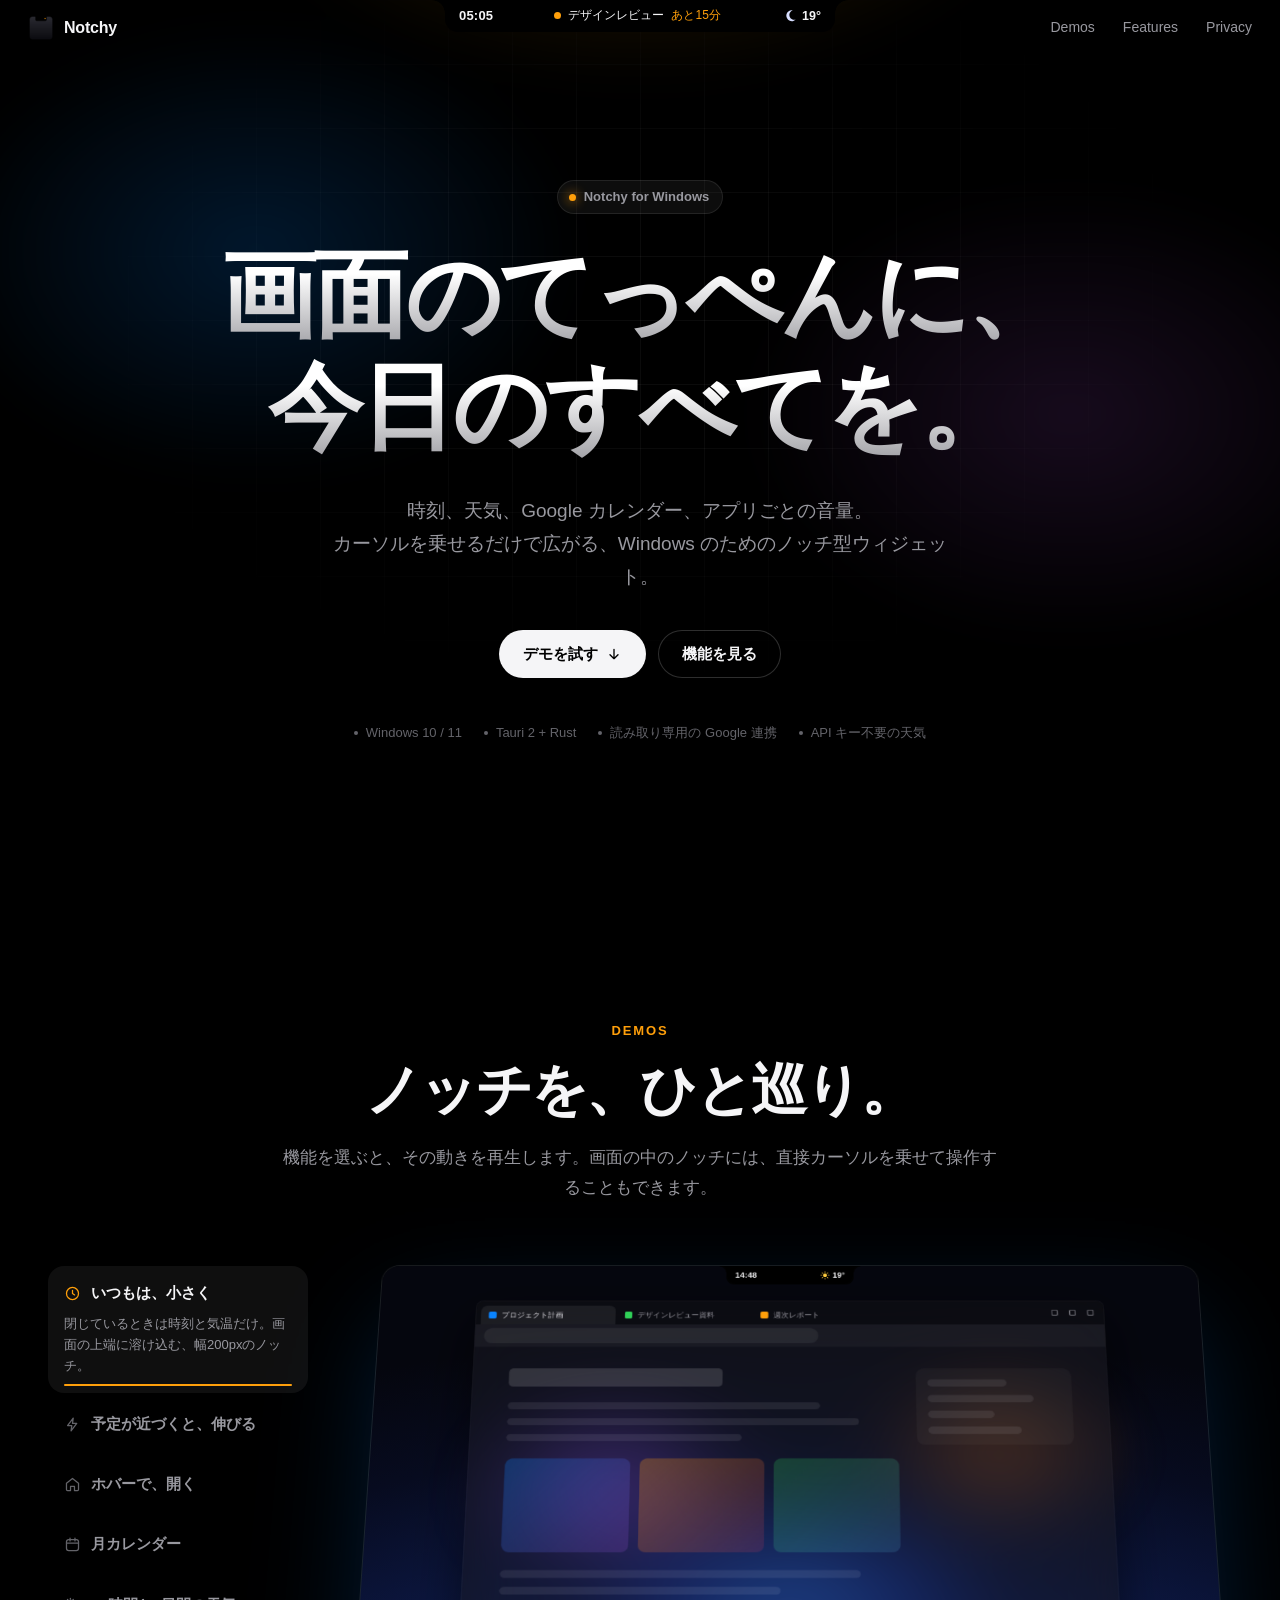
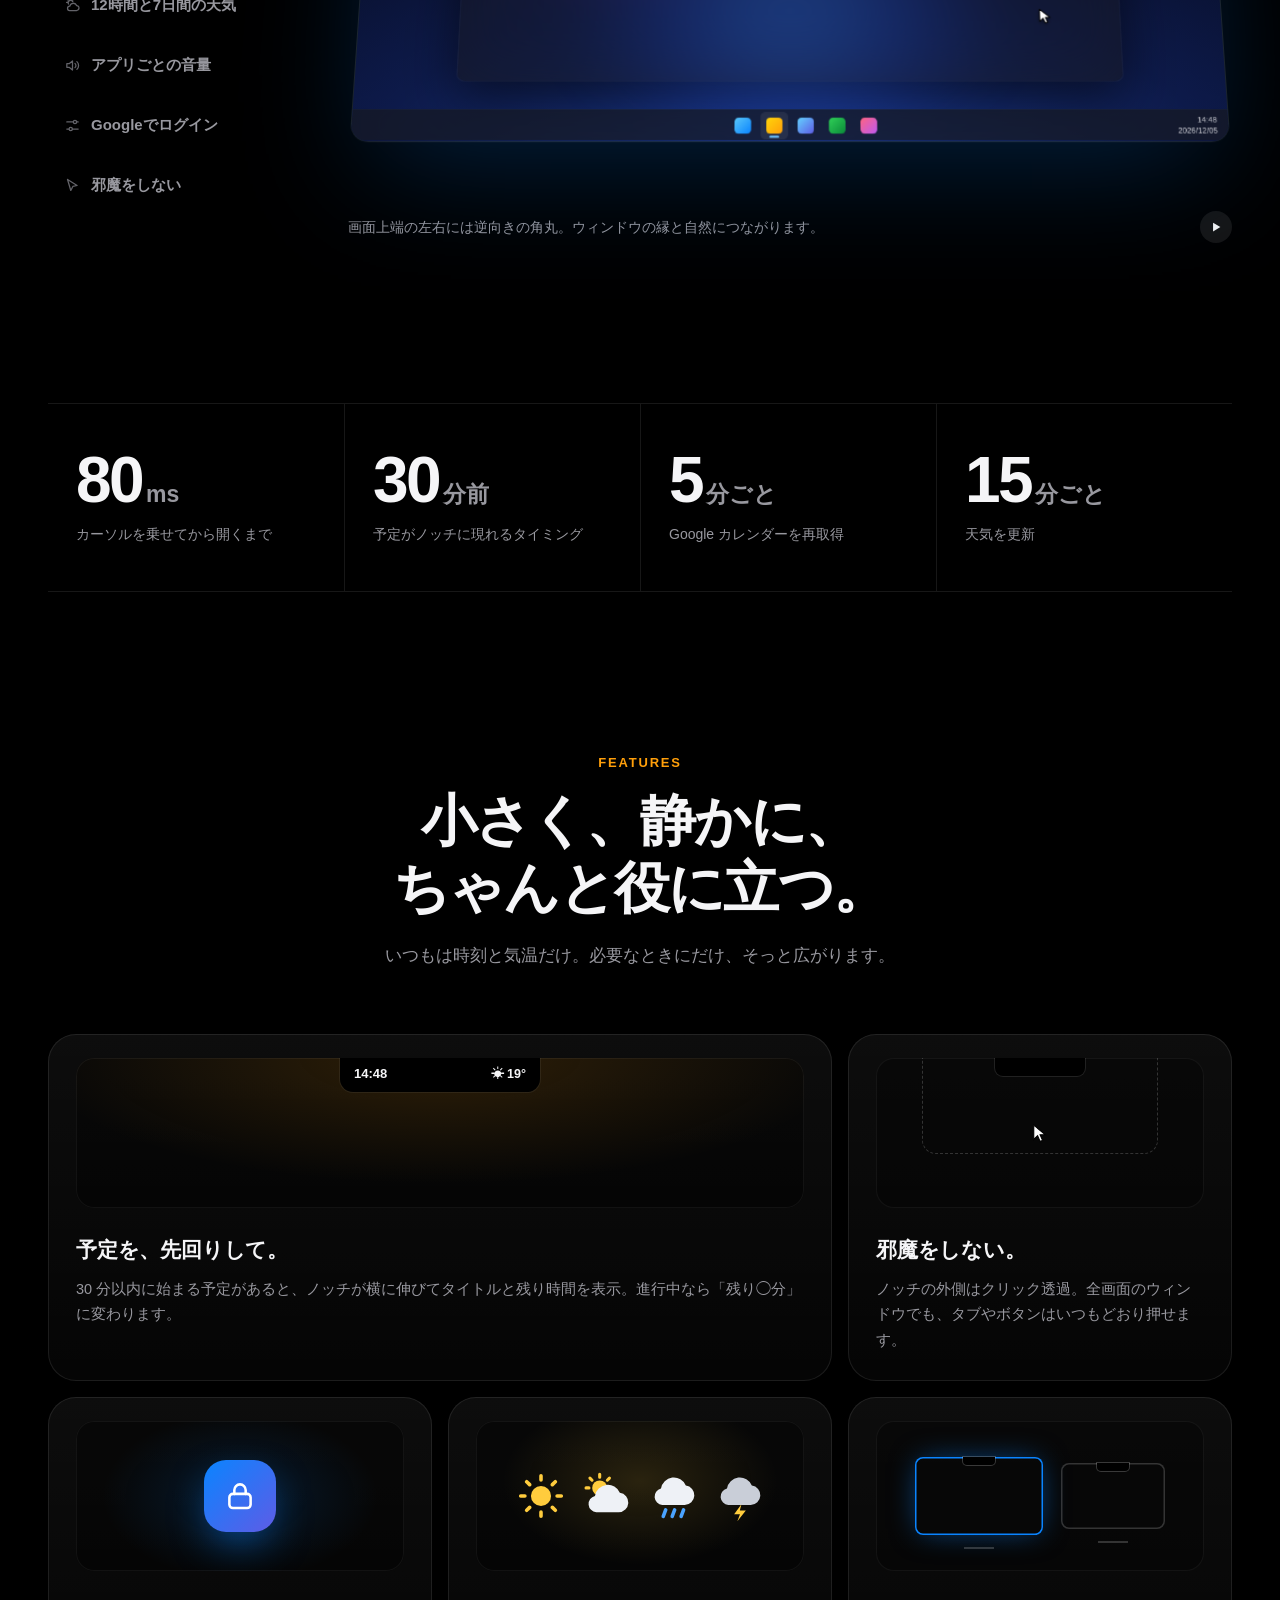
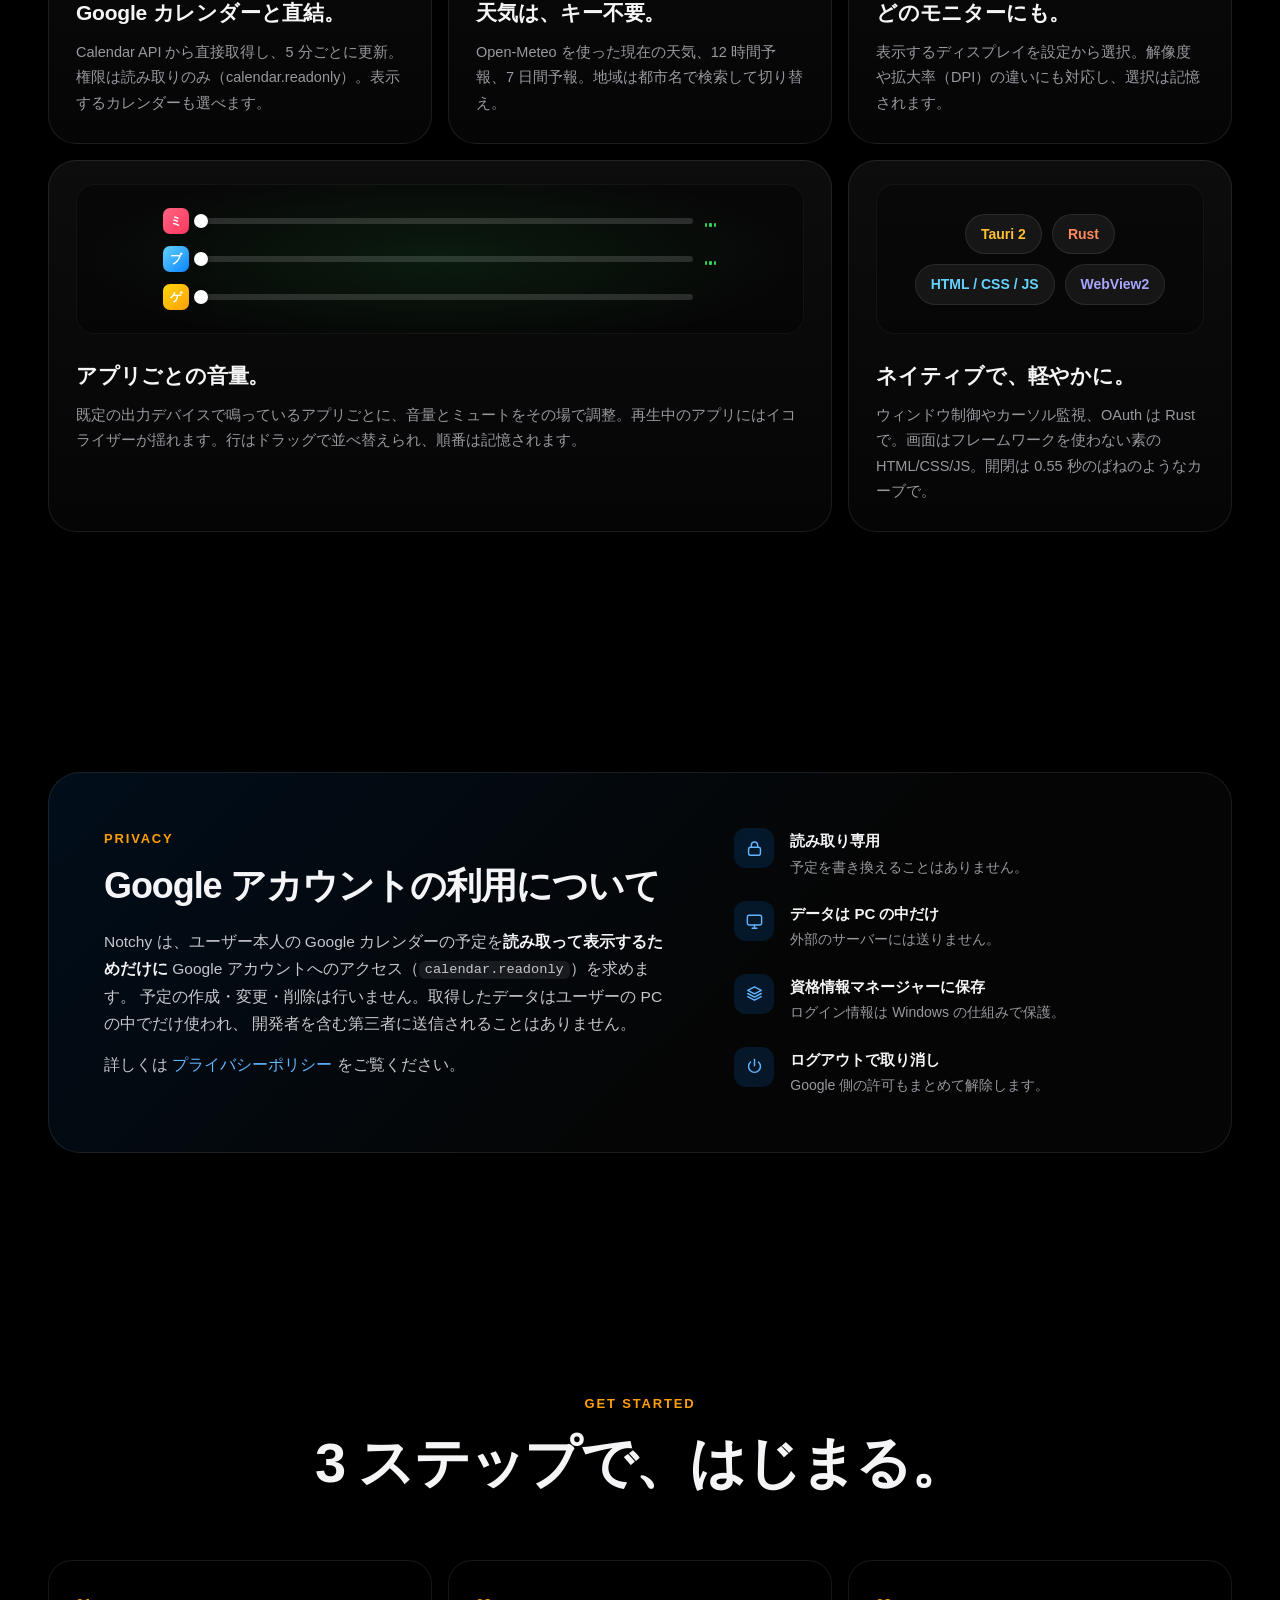
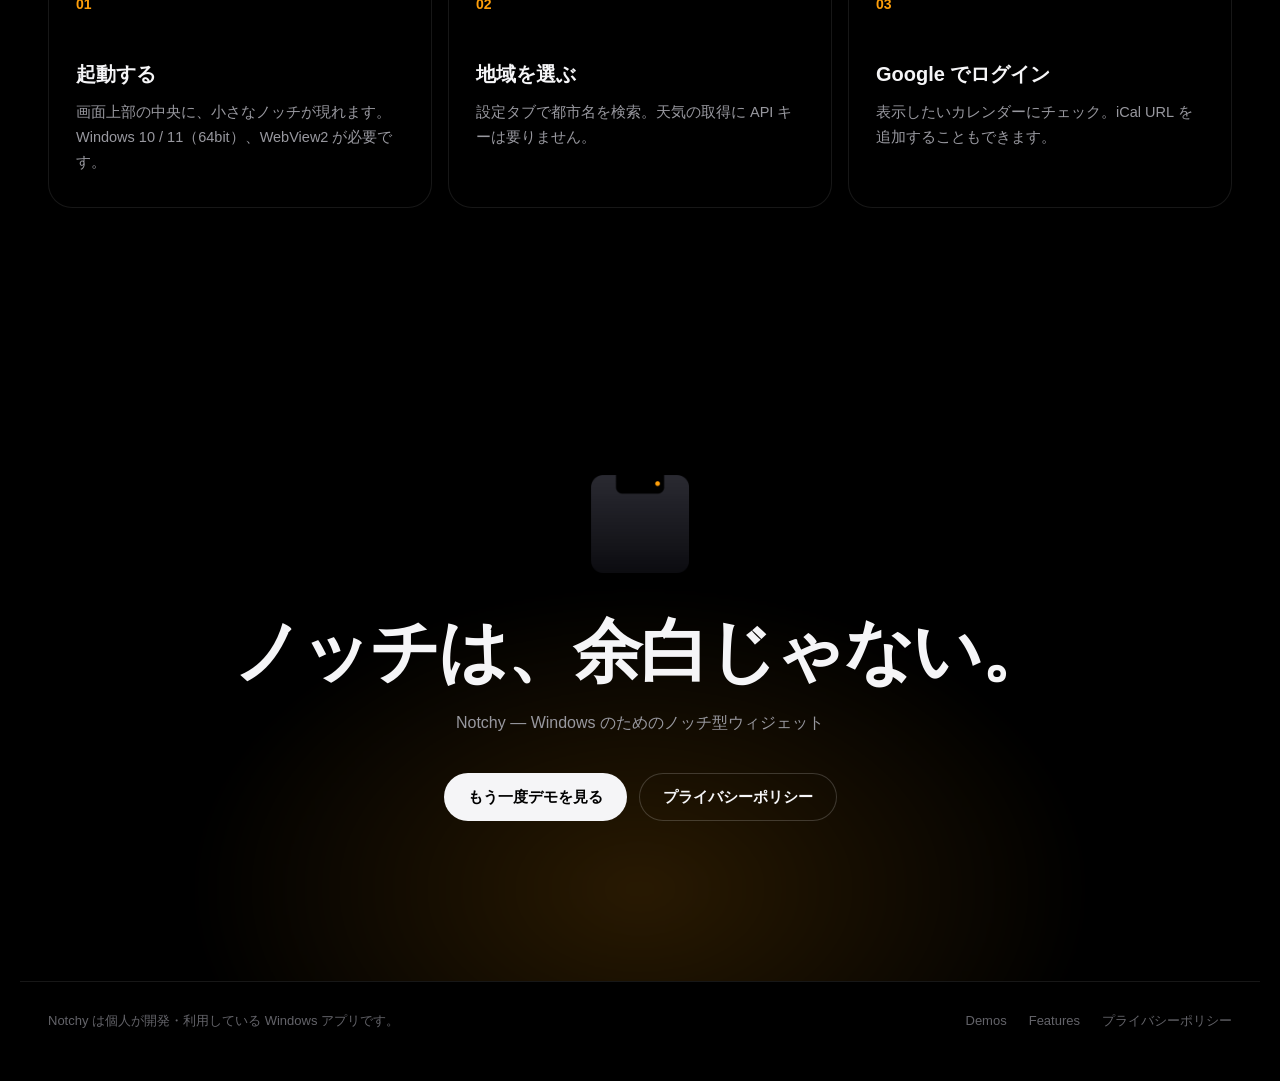
<file: index.html>
<!doctype html>
<html lang="ja">
<head>
  <meta charset="utf-8" />
  <meta name="viewport" content="width=device-width, initial-scale=1" />
  <title>Notchy — Windows のためのノッチ型ウィジェット</title>
  <meta name="description" content="Windows の画面上部に常駐する、時計・天気・Google カレンダー・音量ミキサーのノッチ型ウィジェット。カーソルを乗せるだけで、今日のすべてが広がります。" />
  <meta name="theme-color" content="#000000" />
  <meta property="og:title" content="Notchy — Windows のためのノッチ型ウィジェット" />
  <meta property="og:description" content="時計・天気・Google カレンダー。カーソルを乗せるだけで広がる、画面のてっぺんの小さな相棒。" />
  <meta property="og:image" content="https://ncueno.github.io/notchy/assets/icon.png" />
  <link rel="icon" href="assets/favicon.png" />
  <link rel="stylesheet" href="assets/notch.css" />
  <link rel="stylesheet" href="assets/site.css" />
  <script type="module" src="assets/app.js"></script>
</head>
<body>
  <!-- A live Notchy that hangs from the top of the browser window. -->
  <div class="top-notch" id="topNotch" aria-hidden="true"></div>

  <header class="nav" id="nav">
    <a class="brand" href="#top" aria-label="Notchy">
      <img src="assets/icon.png" alt="" width="26" height="26" />
      <span>Notchy</span>
    </a>
    <nav class="nav-links">
      <a href="#demos">Demos</a>
      <a href="#features">Features</a>
      <a href="#privacy">Privacy</a>
    </nav>
  </header>

  <main id="top">
    <!-- ================= Hero ================= -->
    <section class="hero">
      <div class="hero-glow" aria-hidden="true"></div>
      <div class="hero-grid" aria-hidden="true"></div>
      <div class="hero-inner">
        <p class="eyebrow reveal"><span class="dot"></span>Notchy for Windows</p>
        <h1 class="hero-title">
          <span class="line"><span>画面のてっぺんに、</span></span>
          <span class="line"><span>今日のすべてを。</span></span>
        </h1>
        <p class="hero-lead reveal" style="--d: .35s">
          時刻、天気、Google カレンダー、アプリごとの音量。<br class="sp-hide" />
          カーソルを乗せるだけで広がる、Windows のためのノッチ型ウィジェット。
        </p>
        <div class="hero-cta reveal" style="--d: .5s">
          <a class="btn-primary" href="#demos">
            デモを試す
            <svg viewBox="0 0 24 24" width="16" height="16" fill="none" stroke="currentColor" stroke-width="2" stroke-linecap="round" stroke-linejoin="round"><path d="M12 5v14M6 13l6 6 6-6"/></svg>
          </a>
          <a class="btn-ghost" href="#features">機能を見る</a>
        </div>
        <ul class="badges reveal" style="--d: .65s">
          <li>Windows 10 / 11</li>
          <li>Tauri 2 + Rust</li>
          <li>読み取り専用の Google 連携</li>
          <li>API キー不要の天気</li>
        </ul>
      </div>
      <p class="hover-hint" id="hoverHint" aria-hidden="true">
        <svg viewBox="0 0 24 24" width="14" height="14" fill="none" stroke="currentColor" stroke-width="2" stroke-linecap="round" stroke-linejoin="round"><path d="M12 19V5M6 11l6-6 6 6"/></svg>
        上のノッチにカーソルを乗せてみてください
      </p>
    </section>

    <!-- ================= Demos ================= -->
    <section class="section demos" id="demos">
      <div class="section-head reveal">
        <p class="kicker">Demos</p>
        <h2>ノッチを、ひと巡り。</h2>
        <p class="sub">機能を選ぶと、その動きを再生します。画面の中のノッチには、直接カーソルを乗せて操作することもできます。</p>
      </div>

      <div class="demo-layout">
        <ol class="scene-list" id="sceneList" role="tablist" aria-label="デモ"></ol>

        <div class="demo-main">
          <div class="stage-wrap" id="stageWrap">
            <div class="stage" id="stage">
              <div class="screen" id="screen">
                <div class="wallpaper" aria-hidden="true">
                  <div class="bloom b1"></div><div class="bloom b2"></div><div class="bloom b3"></div>
                </div>

                <div class="win" id="win" aria-hidden="true">
                  <div class="win-tabs">
                    <span class="win-tab on" data-wtab="0"><i style="background:#0a84ff"></i>プロジェクト計画</span>
                    <span class="win-tab" data-wtab="1"><i style="background:#30d158"></i>デザインレビュー資料</span>
                    <span class="win-tab" data-wtab="2"><i style="background:#ff9f0a"></i>週次レポート</span>
                    <span class="win-ctrl"><b></b><b></b><b></b></span>
                  </div>
                  <div class="win-url"><span></span></div>
                  <div class="win-body">
                    <div class="doc">
                      <div class="sk h1"></div>
                      <div class="sk w80"></div><div class="sk w90"></div><div class="sk w60"></div>
                      <div class="doc-cards"><div></div><div></div><div></div></div>
                      <div class="sk w90"></div><div class="sk w70"></div>
                    </div>
                    <aside class="doc-side"><div class="sk w60"></div><div class="sk w80"></div><div class="sk w50"></div><div class="sk w70"></div></aside>
                  </div>
                  <div class="ripple" id="ripple"></div>
                </div>

                <div class="taskbar" aria-hidden="true">
                  <div class="tb-apps">
                    <span class="tb-start"><i></i><i></i><i></i><i></i></span>
                    <span class="tb-ico" style="--c1:#5ac8fa;--c2:#0a84ff"></span>
                    <span class="tb-ico on" style="--c1:#ffd60a;--c2:#ff9f0a"></span>
                    <span class="tb-ico" style="--c1:#64d2ff;--c2:#5e5ce6"></span>
                    <span class="tb-ico" style="--c1:#30d158;--c2:#0b8a3a"></span>
                    <span class="tb-ico" style="--c1:#ff6482;--c2:#bf5af2"></span>
                  </div>
                  <div class="tb-tray num"><span id="tbTime">14:48</span><span id="tbDate">2026/10/26</span></div>
                </div>

                <div class="notch-host" id="demoNotch"></div>

                <svg class="fake-cursor" id="cursor" viewBox="0 0 24 24" width="26" height="26" aria-hidden="true">
                  <path d="M4.5 2.5v17.2l4.6-4.4 3 6.8 3-1.3-3-6.7h6.4z" fill="#fff" stroke="#000" stroke-width="1.3" stroke-linejoin="round"/>
                </svg>
              </div>
            </div>
          </div>

          <div class="demo-caption">
            <p id="caption" aria-live="polite"></p>
            <button class="play" id="playBtn" aria-label="一時停止">
              <svg class="i-pause" viewBox="0 0 24 24" width="14" height="14"><path d="M7 5h3.5v14H7zM13.5 5H17v14h-3.5z" fill="currentColor"/></svg>
              <svg class="i-play" viewBox="0 0 24 24" width="14" height="14"><path d="M7 4.5v15l12.5-7.5z" fill="currentColor"/></svg>
            </button>
          </div>
        </div>
      </div>
    </section>

    <!-- ================= Numbers ================= -->
    <section class="section numbers">
      <div class="num-grid">
        <div class="stat reveal"><b><span data-count="80">0</span><small>ms</small></b><span>カーソルを乗せてから開くまで</span></div>
        <div class="stat reveal" style="--d:.08s"><b><span data-count="30">0</span><small>分前</small></b><span>予定がノッチに現れるタイミング</span></div>
        <div class="stat reveal" style="--d:.16s"><b><span data-count="5">0</span><small>分ごと</small></b><span>Google カレンダーを再取得</span></div>
        <div class="stat reveal" style="--d:.24s"><b><span data-count="15">0</span><small>分ごと</small></b><span>天気を更新</span></div>
      </div>
    </section>

    <!-- ================= Features ================= -->
    <section class="section" id="features">
      <div class="section-head reveal">
        <p class="kicker">Features</p>
        <h2>小さく、静かに、<br />ちゃんと役に立つ。</h2>
        <p class="sub">いつもは時刻と気温だけ。必要なときにだけ、そっと広がります。</p>
      </div>

      <div class="bento">
        <article class="f-card span-2 reveal">
          <div class="f-visual v-live">
            <div class="pill-demo"><span class="num">14:48</span><span class="pd-mid"><i></i>デザインレビュー<em class="num">あと12分</em></span><span class="num pd-wx">☀ 19°</span></div>
          </div>
          <h3>予定を、先回りして。</h3>
          <p>30 分以内に始まる予定があると、ノッチが横に伸びてタイトルと残り時間を表示。進行中なら「残り◯分」に変わります。</p>
        </article>

        <article class="f-card reveal" style="--d:.08s">
          <div class="f-visual v-through">
            <div class="vt-notch"></div>
            <div class="vt-zone"></div>
            <svg class="vt-cursor" viewBox="0 0 24 24" width="20" height="20"><path d="M4.5 2.5v17.2l4.6-4.4 3 6.8 3-1.3-3-6.7h6.4z" fill="#fff" stroke="#000" stroke-width="1.3"/></svg>
          </div>
          <h3>邪魔をしない。</h3>
          <p>ノッチの外側はクリック透過。全画面のウィンドウでも、タブやボタンはいつもどおり押せます。</p>
        </article>

        <article class="f-card reveal">
          <div class="f-visual v-icon"><span class="big-ico" data-icon="lock"></span></div>
          <h3>Google カレンダーと直結。</h3>
          <p>Calendar API から直接取得し、5 分ごとに更新。権限は読み取りのみ（calendar.readonly）。表示するカレンダーも選べます。</p>
        </article>

        <article class="f-card reveal" style="--d:.08s">
          <div class="f-visual v-wx"><span class="wx-row" id="wxRow"></span></div>
          <h3>天気は、キー不要。</h3>
          <p>Open-Meteo を使った現在の天気、12 時間予報、7 日間予報。地域は都市名で検索して切り替え。</p>
        </article>

        <article class="f-card reveal" style="--d:.16s">
          <div class="f-visual v-mon">
            <div class="mon on"><i></i></div><div class="mon"><i></i></div>
          </div>
          <h3>どのモニターにも。</h3>
          <p>表示するディスプレイを設定から選択。解像度や拡大率（DPI）の違いにも対応し、選択は記憶されます。</p>
        </article>

        <article class="f-card span-2 reveal">
          <div class="f-visual v-mix">
            <div class="mix-row"><span class="mix-ico" style="background:linear-gradient(135deg,#ff6482,#ff375f)">ミ</span><span class="mix-track"><i style="--a:64%;--b:30%"></i></span><span class="mix-eq"><i></i><i></i><i></i></span></div>
            <div class="mix-row"><span class="mix-ico" style="background:linear-gradient(135deg,#64d2ff,#0a84ff)">ブ</span><span class="mix-track"><i style="--a:80%;--b:55%"></i></span><span class="mix-eq"><i></i><i></i><i></i></span></div>
            <div class="mix-row"><span class="mix-ico" style="background:linear-gradient(135deg,#ffd60a,#ff9f0a)">ゲ</span><span class="mix-track"><i style="--a:46%;--b:72%"></i></span></div>
          </div>
          <h3>アプリごとの音量。</h3>
          <p>既定の出力デバイスで鳴っているアプリごとに、音量とミュートをその場で調整。再生中のアプリにはイコライザーが揺れます。行はドラッグで並べ替えられ、順番は記憶されます。</p>
        </article>

        <article class="f-card reveal" style="--d:.08s">
          <div class="f-visual v-stack">
            <span>Tauri 2</span><span>Rust</span><span>HTML / CSS / JS</span><span>WebView2</span>
          </div>
          <h3>ネイティブで、軽やかに。</h3>
          <p>ウィンドウ制御やカーソル監視、OAuth は Rust で。画面はフレームワークを使わない素の HTML/CSS/JS。開閉は 0.55 秒のばねのようなカーブで。</p>
        </article>
      </div>
    </section>

    <!-- ================= Privacy ================= -->
    <section class="section privacy" id="privacy">
      <div class="privacy-card reveal">
        <div class="privacy-text">
          <p class="kicker">Privacy</p>
          <h2>Google アカウントの利用について</h2>
          <p>
            Notchy は、ユーザー本人の Google カレンダーの予定を<strong>読み取って表示するためだけに</strong>
            Google アカウントへのアクセス（<code>calendar.readonly</code>）を求めます。
            予定の作成・変更・削除は行いません。取得したデータはユーザーの PC の中でだけ使われ、
            開発者を含む第三者に送信されることはありません。
          </p>
          <p>詳しくは <a href="privacy.html">プライバシーポリシー</a> をご覧ください。</p>
        </div>
        <ul class="privacy-list">
          <li><span data-icon="lock"></span><div><b>読み取り専用</b>予定を書き換えることはありません。</div></li>
          <li><span data-icon="monitor"></span><div><b>データは PC の中だけ</b>外部のサーバーには送りません。</div></li>
          <li><span data-icon="layers"></span><div><b>資格情報マネージャーに保存</b>ログイン情報は Windows の仕組みで保護。</div></li>
          <li><span data-icon="power"></span><div><b>ログアウトで取り消し</b>Google 側の許可もまとめて解除します。</div></li>
        </ul>
      </div>
    </section>

    <!-- ================= Get started ================= -->
    <section class="section start" id="start">
      <div class="section-head reveal">
        <p class="kicker">Get started</p>
        <h2>3 ステップで、はじまる。</h2>
      </div>
      <ol class="steps">
        <li class="reveal"><span class="step-n num">01</span><h3>起動する</h3><p>画面上部の中央に、小さなノッチが現れます。Windows 10 / 11（64bit）、WebView2 が必要です。</p></li>
        <li class="reveal" style="--d:.08s"><span class="step-n num">02</span><h3>地域を選ぶ</h3><p>設定タブで都市名を検索。天気の取得に API キーは要りません。</p></li>
        <li class="reveal" style="--d:.16s"><span class="step-n num">03</span><h3>Google でログイン</h3><p>表示したいカレンダーにチェック。iCal URL を追加することもできます。</p></li>
      </ol>
    </section>

    <!-- ================= Final ================= -->
    <section class="final">
      <div class="final-glow" aria-hidden="true"></div>
      <img class="final-icon reveal" src="assets/icon.png" alt="Notchy のアイコン" width="112" height="112" />
      <h2 class="reveal" style="--d:.08s">ノッチは、余白じゃない。</h2>
      <p class="reveal" style="--d:.16s">Notchy — Windows のためのノッチ型ウィジェット</p>
      <div class="hero-cta reveal" style="--d:.24s">
        <a class="btn-primary" href="#demos">もう一度デモを見る</a>
        <a class="btn-ghost" href="privacy.html">プライバシーポリシー</a>
      </div>
    </section>
  </main>

  <footer class="footer">
    <span>Notchy は個人が開発・利用している Windows アプリです。</span>
    <nav><a href="#demos">Demos</a><a href="#features">Features</a><a href="privacy.html">プライバシーポリシー</a></nav>
  </footer>
</body>
</html>
</file>
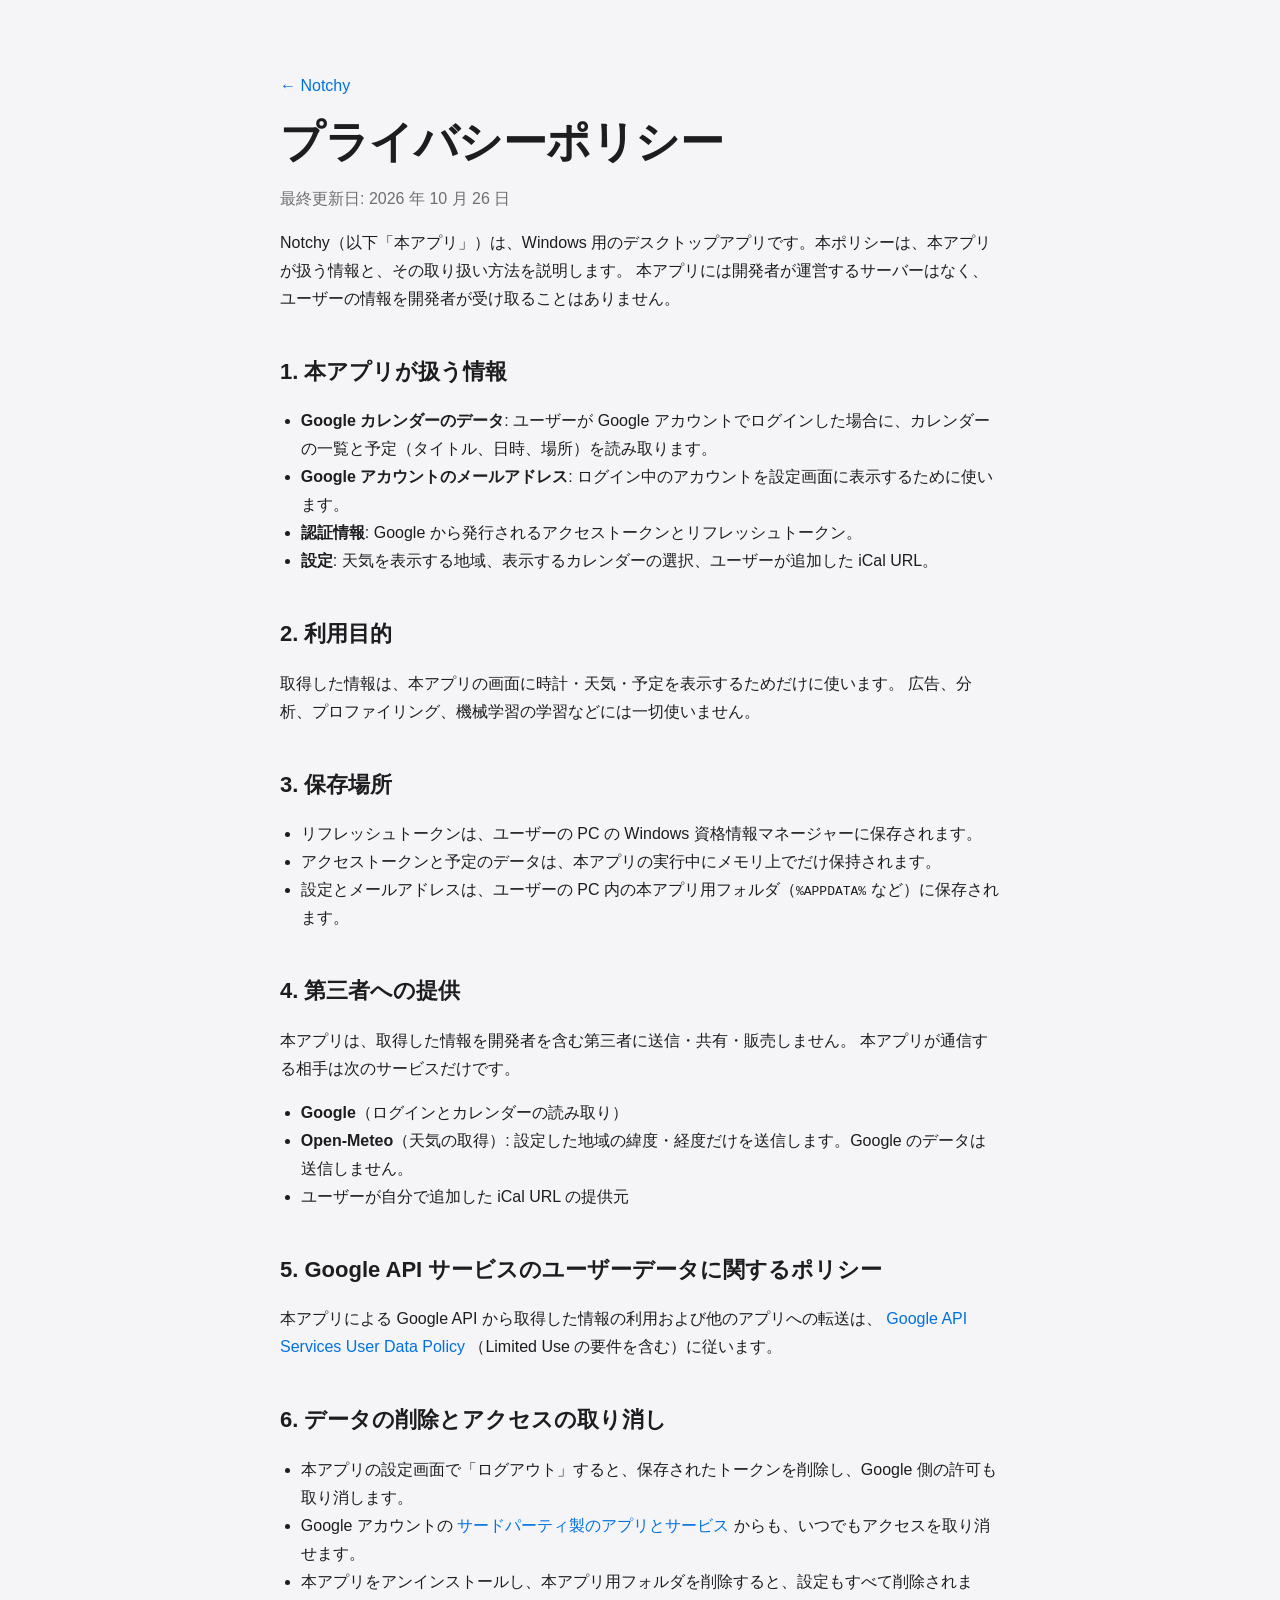
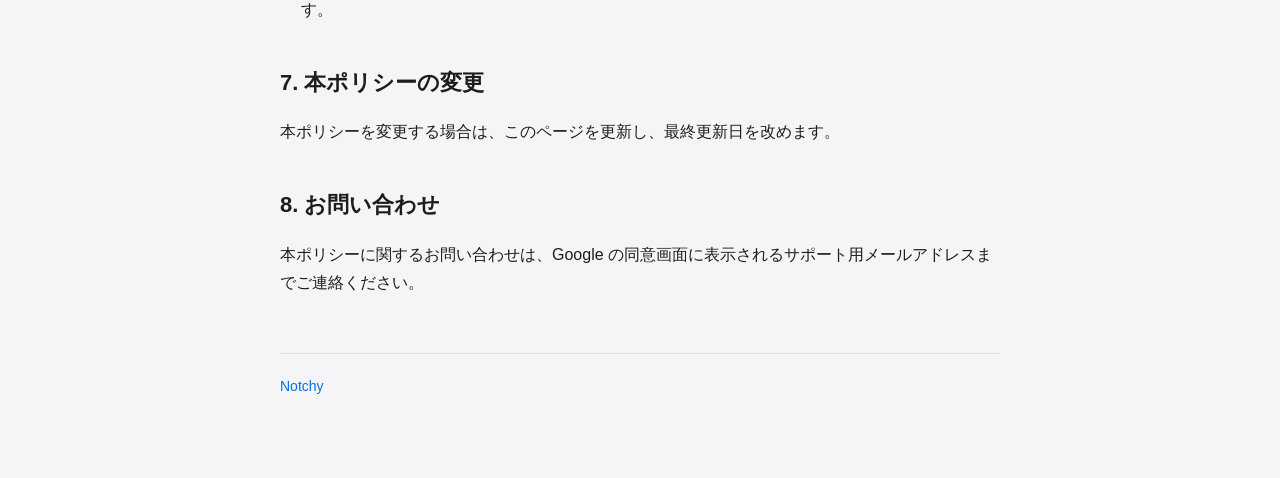
<file: privacy.html>
<!doctype html>
<html lang="ja">
<head>
  <meta charset="utf-8" />
  <meta name="viewport" content="width=device-width, initial-scale=1" />
  <title>プライバシーポリシー · Notchy</title>
  <link rel="stylesheet" href="style.css" />
</head>
<body>
  <main>
    <p><a href="./">← Notchy</a></p>
    <h1>プライバシーポリシー</h1>
    <p class="muted">最終更新日: 2026 年 10 月 26 日</p>

    <p>
      Notchy（以下「本アプリ」）は、Windows 用のデスクトップアプリです。本ポリシーは、本アプリが扱う情報と、その取り扱い方法を説明します。
      本アプリには開発者が運営するサーバーはなく、ユーザーの情報を開発者が受け取ることはありません。
    </p>

    <h2>1. 本アプリが扱う情報</h2>
    <ul>
      <li><strong>Google カレンダーのデータ</strong>: ユーザーが Google アカウントでログインした場合に、カレンダーの一覧と予定（タイトル、日時、場所）を読み取ります。</li>
      <li><strong>Google アカウントのメールアドレス</strong>: ログイン中のアカウントを設定画面に表示するために使います。</li>
      <li><strong>認証情報</strong>: Google から発行されるアクセストークンとリフレッシュトークン。</li>
      <li><strong>設定</strong>: 天気を表示する地域、表示するカレンダーの選択、ユーザーが追加した iCal URL。</li>
    </ul>

    <h2>2. 利用目的</h2>
    <p>
      取得した情報は、本アプリの画面に時計・天気・予定を表示するためだけに使います。
      広告、分析、プロファイリング、機械学習の学習などには一切使いません。
    </p>

    <h2>3. 保存場所</h2>
    <ul>
      <li>リフレッシュトークンは、ユーザーの PC の Windows 資格情報マネージャーに保存されます。</li>
      <li>アクセストークンと予定のデータは、本アプリの実行中にメモリ上でだけ保持されます。</li>
      <li>設定とメールアドレスは、ユーザーの PC 内の本アプリ用フォルダ（<code>%APPDATA%</code> など）に保存されます。</li>
    </ul>

    <h2>4. 第三者への提供</h2>
    <p>
      本アプリは、取得した情報を開発者を含む第三者に送信・共有・販売しません。
      本アプリが通信する相手は次のサービスだけです。
    </p>
    <ul>
      <li><strong>Google</strong>（ログインとカレンダーの読み取り）</li>
      <li><strong>Open-Meteo</strong>（天気の取得）: 設定した地域の緯度・経度だけを送信します。Google のデータは送信しません。</li>
      <li>ユーザーが自分で追加した iCal URL の提供元</li>
    </ul>

    <h2>5. Google API サービスのユーザーデータに関するポリシー</h2>
    <p>
      本アプリによる Google API から取得した情報の利用および他のアプリへの転送は、
      <a href="https://developers.google.com/terms/api-services-user-data-policy">Google API Services User Data Policy</a>
      （Limited Use の要件を含む）に従います。
    </p>

    <h2>6. データの削除とアクセスの取り消し</h2>
    <ul>
      <li>本アプリの設定画面で「ログアウト」すると、保存されたトークンを削除し、Google 側の許可も取り消します。</li>
      <li>Google アカウントの <a href="https://myaccount.google.com/permissions">サードパーティ製のアプリとサービス</a> からも、いつでもアクセスを取り消せます。</li>
      <li>本アプリをアンインストールし、本アプリ用フォルダを削除すると、設定もすべて削除されます。</li>
    </ul>

    <h2>7. 本ポリシーの変更</h2>
    <p>本ポリシーを変更する場合は、このページを更新し、最終更新日を改めます。</p>

    <h2>8. お問い合わせ</h2>
    <p>本ポリシーに関するお問い合わせは、Google の同意画面に表示されるサポート用メールアドレスまでご連絡ください。</p>

    <footer><a href="./">Notchy</a></footer>
  </main>
</body>
</html>
</file>
<file: assets/notch.css>
/* The Notchy widget, ported from the app's styles.css and scoped under .nz
   so the landing page can render it live (vector-sharp at any resolution). */

.nz {
  --fg: #f5f5f7;
  --muted: #98989f;
  --dim: #636369;
  --card: rgba(255, 255, 255, 0.055);
  --card-hover: rgba(255, 255, 255, 0.09);
  --line: rgba(255, 255, 255, 0.08);
  --blue: #0a84ff;
  --orange: #ff9f0a;
  --red: #ff453a;
  --ease: cubic-bezier(0.32, 0.72, 0, 1);
  --ear: 13px;
  --w: 200px;
  --h: 32px;
  --r: 13px;
  position: absolute;
  top: 0;
  left: 50%;
  width: var(--w);
  height: var(--h);
  transform: translateX(-50%);
  background: #000;
  border-radius: 0 0 var(--r) var(--r);
  font-family: "Segoe UI Variable Text", "Segoe UI", -apple-system, "Hiragino Sans", "Yu Gothic UI", "Meiryo UI", sans-serif;
  color: var(--fg);
  font-size: 13px;
  line-height: normal;
  text-align: left;
  -webkit-font-smoothing: antialiased;
  user-select: none;
  cursor: default;
  transition:
    width 0.55s var(--ease),
    height 0.55s var(--ease),
    border-radius 0.55s var(--ease),
    box-shadow 0.45s var(--ease);
}
.nz *, .nz *::before, .nz *::after { box-sizing: border-box; }
.nz button { font: inherit; color: inherit; background: none; border: 0; padding: 0; cursor: pointer; }
.nz input { font: inherit; color: var(--fg); }
.nz .num { font-variant-numeric: tabular-nums; }
.nz svg { display: block; flex: none; }

.nz.live { --w: 390px; }
.nz.expanded {
  --w: 720px;
  --h: 304px;
  --r: 30px;
  box-shadow: 0 22px 48px rgba(0, 0, 0, 0.5), 0 0 0 0.5px rgba(255, 255, 255, 0.06);
}

.nz::before,
.nz::after {
  content: "";
  position: absolute;
  top: 0;
  width: var(--ear);
  height: var(--ear);
  pointer-events: none;
}
.nz::before {
  left: calc(-1 * var(--ear));
  background: radial-gradient(circle at 0 100%, transparent calc(var(--ear) - 0.5px), #000 var(--ear));
}
.nz::after {
  right: calc(-1 * var(--ear));
  background: radial-gradient(circle at 100% 100%, transparent calc(var(--ear) - 0.5px), #000 var(--ear));
}

/* ---------- Compact ---------- */
.nz .compact {
  position: absolute;
  inset: 0;
  display: flex;
  align-items: center;
  gap: 10px;
  padding: 0 14px 1px;
  font-weight: 600;
  white-space: nowrap;
  transition: opacity 0.25s ease, filter 0.25s ease;
}
.nz.expanded .compact { opacity: 0; filter: blur(4px); pointer-events: none; }
.nz .c-time { font-size: 13px; letter-spacing: 0.2px; }
.nz .c-live {
  flex: 1;
  min-width: 0;
  display: flex;
  align-items: center;
  justify-content: center;
  gap: 7px;
  font-size: 12px;
  font-weight: 500;
  opacity: 0;
  transition: opacity 0.3s ease 0.15s;
}
.nz.live .c-live { opacity: 1; }
.nz .c-live .dot { width: 7px; height: 7px; border-radius: 50%; flex: none; }
.nz .c-live .title { overflow: hidden; text-overflow: ellipsis; }
.nz .c-live .rel { color: var(--orange); flex: none; }
.nz .c-weather { margin-left: auto; display: flex; align-items: center; gap: 4px; font-size: 12.5px; }

/* ---------- Panel ---------- */
.nz .panel {
  position: absolute;
  inset: 0;
  padding: 12px 22px 20px;
  display: flex;
  flex-direction: column;
  opacity: 0;
  transform: scale(0.97) translateY(-6px);
  filter: blur(6px);
  pointer-events: none;
  transition: opacity 0.2s ease, transform 0.35s var(--ease), filter 0.2s ease;
}
.nz.expanded .panel {
  opacity: 1;
  transform: none;
  filter: none;
  pointer-events: auto;
  transition: opacity 0.35s ease 0.12s, transform 0.5s var(--ease) 0.08s, filter 0.35s ease 0.12s;
}
.nz .bar { display: flex; align-items: center; height: 34px; margin-bottom: 10px; flex: none; }
.nz .tabs { display: flex; gap: 4px; }
.nz .tab {
  width: 32px;
  height: 30px;
  display: grid;
  place-items: center;
  border-radius: 9px;
  color: var(--muted);
  transition: background 0.2s, color 0.2s;
}
.nz .tab:hover { color: var(--fg); background: var(--card); }
.nz .tab.active { color: var(--fg); background: rgba(255, 255, 255, 0.13); }
.nz .bar-date { margin-left: auto; color: var(--muted); font-size: 12px; font-weight: 500; }

.nz .view { display: none; flex: 1; min-height: 0; animation: nzViewIn 0.35s var(--ease); }
.nz .view.active { display: grid; }
@keyframes nzViewIn { from { opacity: 0; transform: translateY(4px); } to { opacity: 1; transform: none; } }

.nz .card {
  background: var(--card);
  border-radius: 18px;
  padding: 13px 15px;
  min-width: 0;
  min-height: 0;
  display: flex;
  flex-direction: column;
}
.nz .label {
  display: flex;
  align-items: center;
  gap: 5px;
  color: var(--muted);
  font-size: 10.5px;
  font-weight: 700;
  letter-spacing: 0.8px;
  text-transform: uppercase;
  margin-bottom: 8px;
  flex: none;
}
.nz .label .grow { flex: 1; }
.nz .muted { color: var(--muted); }
.nz .icon-btn {
  width: 24px;
  height: 24px;
  display: grid;
  place-items: center;
  border-radius: 7px;
  color: var(--muted);
  font-size: 10px;
}
.nz .icon-btn:hover { background: var(--card-hover); color: var(--fg); }
.nz .scroll { overflow-y: auto; min-height: 0; scrollbar-width: none; }
.nz .card.scroll > * { flex: none; }

/* Home */
.nz .home { grid-template-columns: 1.05fr 0.95fr 1.25fr; gap: 10px; }
.nz .clock-time { font-size: 50px; font-weight: 600; letter-spacing: -1.5px; line-height: 1; margin-top: 2px; }
.nz .clock-time .sec { font-size: 20px; color: var(--dim); letter-spacing: 0; margin-left: 3px; }
.nz .clock-date { color: var(--muted); margin-top: 8px; font-weight: 500; }
.nz .progress-row { margin-top: auto; display: flex; justify-content: space-between; font-size: 11px; color: var(--muted); margin-bottom: 6px; }
.nz .progress-row b { color: var(--fg); font-weight: 600; }
.nz .bar-track { height: 5px; border-radius: 3px; background: rgba(255, 255, 255, 0.1); overflow: hidden; }
.nz .bar-fill { height: 100%; border-radius: 3px; background: linear-gradient(90deg, #0a84ff, #5ac8fa); transition: width 0.6s var(--ease); }
.nz .wx-now { display: flex; align-items: center; gap: 10px; }
.nz .wx-temp { font-size: 40px; font-weight: 600; letter-spacing: -1px; line-height: 1; }
.nz .wx-cond { margin-top: 8px; font-weight: 500; }
.nz .wx-hl { color: var(--muted); font-size: 12px; margin-top: 3px; }
.nz .wx-mini { margin-top: auto; display: flex; justify-content: space-between; font-size: 11px; color: var(--muted); text-align: center; }
.nz .wx-mini div { display: flex; flex-direction: column; align-items: center; gap: 2px; }
.nz .wx-mini b { color: var(--fg); font-weight: 600; }

.nz .events { display: flex; flex-direction: column; gap: 4px; }
.nz .event { display: flex; gap: 10px; padding: 6px 8px; margin: 0 -8px; border-radius: 10px; }
.nz .event:hover { background: var(--card); }
.nz .event .stripe { width: 3.5px; border-radius: 2px; flex: none; }
.nz .event .body { min-width: 0; flex: 1; }
.nz .event .title { font-weight: 600; white-space: nowrap; overflow: hidden; text-overflow: ellipsis; }
.nz .event .meta { color: var(--muted); font-size: 11.5px; margin-top: 1px; white-space: nowrap; overflow: hidden; text-overflow: ellipsis; }
.nz .event .meta .soon { color: var(--orange); font-weight: 600; }
.nz .event .meta .now { color: #30d158; font-weight: 600; }
.nz .event.past { opacity: 0.45; }
.nz .empty { color: var(--dim); font-size: 12px; margin: auto; text-align: center; line-height: 1.6; }

/* Calendar */
.nz .cal { grid-template-columns: 252px 1fr; gap: 10px; }
.nz .month-head { display: flex; align-items: center; gap: 2px; margin-bottom: 6px; }
.nz .month-head .title { font-weight: 700; font-size: 14px; flex: 1; }
.nz .month-head .title span { color: var(--orange); }
.nz .grid7 { display: grid; grid-template-columns: repeat(7, 1fr); row-gap: 1px; text-align: center; }
.nz .grid7 .wd { font-size: 10px; font-weight: 700; color: var(--dim); padding-bottom: 3px; }
.nz .grid7 .wd.sun { color: #a8504a; }
.nz .grid7 .wd.sat { color: #4a76a8; }
.nz .day { position: relative; height: 24px; display: grid; place-items: center; font-size: 12px; font-weight: 500; border-radius: 8px; }
.nz .day:hover { background: var(--card-hover); }
.nz .day.other { color: var(--dim); opacity: 0.6; }
.nz .day .n { width: 22px; height: 22px; display: grid; place-items: center; border-radius: 50%; transition: box-shadow 0.2s; }
.nz .day.today .n { background: var(--orange); color: #000; font-weight: 700; }
.nz .day.selected .n { box-shadow: 0 0 0 1.5px var(--fg); }
.nz .day .dots { position: absolute; bottom: 0; display: flex; gap: 2px; }
.nz .day .dots i { width: 3px; height: 3px; border-radius: 50%; }
.nz .agenda-head { display: flex; align-items: baseline; gap: 8px; margin-bottom: 6px; }
.nz .agenda-head .title { font-weight: 700; font-size: 14px; }

/* Weather */
.nz .wx { grid-template-columns: 1fr 236px; gap: 10px; }
.nz .wx-big { display: flex; align-items: center; gap: 14px; }
.nz .wx-big .wx-temp { font-size: 46px; }
.nz .wx-stats { display: flex; gap: 14px; margin-left: auto; color: var(--muted); font-size: 12px; }
.nz .wx-stats span { display: flex; align-items: center; gap: 4px; }
.nz .wx-stats b { color: var(--fg); font-weight: 600; }
.nz .hourly { margin-top: auto; display: grid; grid-template-columns: repeat(12, 1fr); text-align: center; font-size: 11px; gap: 2px; }
.nz .hourly div { display: flex; flex-direction: column; align-items: center; gap: 3px; }
.nz .hourly .h { color: var(--muted); }
.nz .hourly .t { font-weight: 600; }
.nz .hourly .p { color: #64b5ff; font-size: 10px; min-height: 13px; }
.nz .daily { display: flex; flex-direction: column; justify-content: space-between; flex: 1; }
.nz .daily .row { display: grid; grid-template-columns: 30px 22px 30px 1fr 30px; align-items: center; gap: 6px; font-size: 12px; }
.nz .daily .d { font-weight: 600; }
.nz .daily .lo { color: var(--muted); text-align: right; }
.nz .daily .hi { text-align: right; font-weight: 600; }
.nz .range { height: 4px; border-radius: 2px; background: rgba(255, 255, 255, 0.1); position: relative; }
.nz .range i { position: absolute; top: 0; bottom: 0; border-radius: 2px; background: linear-gradient(90deg, #5ac8fa, #ffcc3d, #ff9f0a); }

/* Volume mixer */
.nz .audio { grid-template-rows: auto 1fr; gap: 10px; }
.nz .audio .master { flex-direction: row; align-items: center; gap: 12px; padding: 10px 12px 10px 16px; }
.nz .master-label { display: flex; align-items: center; gap: 6px; font-weight: 700; font-size: 12.5px; flex: none; width: 92px; }
.nz .apps { display: flex; flex-direction: column; }
.nz .app-row { display: flex; align-items: center; gap: 10px; padding: 5px 4px; border-radius: 12px; cursor: grab; transition: background 0.2s, box-shadow 0.2s, scale 0.2s var(--ease); }
.nz .app-row:hover { background: rgba(255, 255, 255, 0.04); }
.nz .app-row .slider, .nz .app-row .mute { cursor: pointer; }
.nz .app-row.lifted { position: relative; z-index: 2; scale: 1.04; background: #2c2c2e; box-shadow: 0 10px 28px rgba(0, 0, 0, 0.6), 0 0 0 1px rgba(255, 255, 255, 0.08); pointer-events: none; }
.nz.reordering, .nz.reordering * { cursor: grabbing !important; }
.nz .app-icon { width: 30px; height: 30px; border-radius: 8px; flex: none; display: grid; place-items: center; overflow: hidden; background: rgba(255, 255, 255, 0.1); font-weight: 700; font-size: 13px; color: var(--muted); }
.nz .app-main { flex: 1; min-width: 0; display: flex; flex-direction: column; gap: 4px; }
.nz .app-name { display: flex; align-items: center; gap: 6px; font-size: 12px; font-weight: 600; min-width: 0; }
.nz .app-name > span:first-child { overflow: hidden; text-overflow: ellipsis; white-space: nowrap; }
.nz .app-ctl { display: flex; align-items: center; gap: 8px; }
.nz .pct { width: 26px; flex: none; text-align: right; color: var(--muted); font-size: 11.5px; }
.nz .mute { flex: none; }
.nz .mute.on { color: var(--red); }
.nz .slider {
  -webkit-appearance: none;
  appearance: none;
  flex: 1;
  min-width: 0;
  height: 6px;
  margin: 0;
  border-radius: 3px;
  outline: none;
  cursor: pointer;
  background: linear-gradient(90deg, var(--fg) var(--v), rgba(255, 255, 255, 0.14) var(--v));
}
.nz .master .slider { height: 8px; border-radius: 4px; background: linear-gradient(90deg, #0a84ff, #5ac8fa var(--v), rgba(255, 255, 255, 0.14) var(--v)); }
.nz .slider::-webkit-slider-thumb { -webkit-appearance: none; width: 15px; height: 15px; border-radius: 50%; background: #fff; box-shadow: 0 1px 5px rgba(0, 0, 0, 0.55); transition: transform 0.15s var(--ease); }
.nz .slider::-moz-range-thumb { width: 15px; height: 15px; border: 0; border-radius: 50%; background: #fff; box-shadow: 0 1px 5px rgba(0, 0, 0, 0.55); }
.nz .slider:hover::-webkit-slider-thumb { transform: scale(1.12); }
.nz .slider:active::-webkit-slider-thumb, .nz .slider.pressed::-webkit-slider-thumb { transform: scale(1.25); }
.nz .is-muted .slider { opacity: 0.35; }
.nz .is-muted .pct { text-decoration: line-through; }
.nz .eq { display: inline-flex; align-items: flex-end; gap: 1.5px; height: 9px; flex: none; }
.nz .eq i { width: 2px; height: 3px; border-radius: 1px; background: #30d158; animation: nzEq 0.9s ease-in-out infinite; }
.nz .eq i:nth-child(2) { animation-delay: 0.3s; }
.nz .eq i:nth-child(3) { animation-delay: 0.6s; }
@keyframes nzEq { 0%, 100% { height: 3px; } 50% { height: 9px; } }

/* Settings */
.nz .settings { grid-template-columns: 1fr 1.35fr; gap: 10px; }
.nz .field { display: flex; gap: 6px; }
.nz .input {
  flex: 1;
  min-width: 0;
  height: 30px;
  padding: 0 10px;
  border-radius: 9px;
  border: 1px solid var(--line);
  background: rgba(255, 255, 255, 0.06);
  outline: none;
  font-size: 12px;
  display: flex;
  align-items: center;
  color: var(--dim);
}
.nz .btn { height: 30px; padding: 0 12px; border-radius: 9px; background: rgba(255, 255, 255, 0.12); font-size: 12px; font-weight: 600; white-space: nowrap; display: inline-flex; align-items: center; gap: 5px; }
.nz .btn:hover { background: rgba(255, 255, 255, 0.18); }
.nz .btn.danger { color: var(--red); }
.nz .current-city { font-size: 15px; font-weight: 600; margin-bottom: 8px; }
.nz .current-city small { color: var(--muted); font-weight: 400; font-size: 11.5px; margin-left: 4px; }
.nz .chips { display: flex; flex-wrap: wrap; gap: 6px; }
.nz .chip {
  display: flex;
  flex-direction: column;
  align-items: flex-start;
  gap: 1px;
  padding: 7px 11px;
  border-radius: 11px;
  background: rgba(255, 255, 255, 0.06);
  font-size: 12px;
  text-align: left;
  transition: background 0.2s, box-shadow 0.2s;
}
.nz .chip:hover { background: var(--card-hover); }
.nz .chip.on { background: rgba(10, 132, 255, 0.22); box-shadow: inset 0 0 0 1.5px var(--blue); }
.nz .chip small { color: var(--muted); font-size: 11px; }
.nz .chip .tag { color: var(--orange); font-size: 10.5px; font-weight: 700; }
.nz .cal-list { display: flex; flex-direction: column; gap: 2px; margin-bottom: 8px; }
.nz .cal-row { display: flex; align-items: center; gap: 8px; padding: 4px 6px; border-radius: 8px; font-size: 12px; cursor: pointer; }
.nz .cal-row:hover { background: var(--card); }
.nz .cal-row .swatch { width: 10px; height: 10px; border-radius: 50%; flex: none; }
.nz .check {
  width: 14px;
  height: 14px;
  border-radius: 4px;
  flex: none;
  display: grid;
  place-items: center;
  box-shadow: inset 0 0 0 1.5px var(--dim);
  transition: background 0.15s, box-shadow 0.15s;
}
.nz .check.on { box-shadow: none; }
.nz .check.on::after { content: ""; width: 7px; height: 4px; border: 1.8px solid #fff; border-top: 0; border-right: 0; transform: translateY(-1px) rotate(-45deg); }
.nz .hint { color: var(--dim); font-size: 11px; line-height: 1.55; margin-top: 6px; }
.nz .hint b { color: var(--muted); font-weight: 600; }
.nz .settings-foot { margin-top: auto; display: flex; justify-content: space-between; align-items: center; padding-top: 8px; color: var(--dim); font-size: 11px; }
</file>
<file: assets/site.css>
:root {
  --bg: #000;
  --bg-2: #0a0a0c;
  --fg: #f5f5f7;
  --muted: #98989f;
  --dim: #636369;
  --line: rgba(255, 255, 255, 0.09);
  --card: rgba(255, 255, 255, 0.04);
  --blue: #0a84ff;
  --orange: #ff9f0a;
  --green: #30d158;
  --ease: cubic-bezier(0.32, 0.72, 0, 1);
  --out: cubic-bezier(0.16, 1, 0.3, 1);
  --font: "Segoe UI Variable Display", "Segoe UI Variable Text", "Segoe UI", -apple-system, BlinkMacSystemFont, "Hiragino Sans", "Yu Gothic UI", "Meiryo", sans-serif;
  color-scheme: dark;
}

* { box-sizing: border-box; }
html { scroll-behavior: smooth; scroll-padding-top: 72px; }
body {
  margin: 0;
  background: var(--bg);
  color: var(--fg);
  font-family: var(--font);
  font-size: 16px;
  line-height: 1.75;
  -webkit-font-smoothing: antialiased;
  overflow-x: hidden;
}
a { color: inherit; text-decoration: none; }
img { display: block; }
.num { font-variant-numeric: tabular-nums; }
code {
  font-family: "Cascadia Code", ui-monospace, Consolas, monospace;
  font-size: 0.88em;
  padding: 0.1em 0.45em;
  border-radius: 6px;
  background: rgba(255, 255, 255, 0.08);
}

/* ---------- Top notch & nav ---------- */
.top-notch {
  position: fixed;
  inset: 0 0 auto;
  height: 0;
  z-index: 60;
  pointer-events: none;
}
.top-notch .nz { pointer-events: auto; }

.nav {
  position: fixed;
  inset: 0 0 auto;
  z-index: 50;
  height: 56px;
  display: flex;
  align-items: center;
  justify-content: space-between;
  padding: 0 28px;
  transition: background 0.4s ease, border-color 0.4s ease, backdrop-filter 0.4s;
  border-bottom: 1px solid transparent;
}
.nav.scrolled {
  background: rgba(0, 0, 0, 0.6);
  backdrop-filter: saturate(180%) blur(20px);
  -webkit-backdrop-filter: saturate(180%) blur(20px);
  border-color: var(--line);
}
.brand { display: flex; align-items: center; gap: 10px; font-weight: 700; letter-spacing: -0.2px; }
.brand img { border-radius: 7px; }
.nav-links { display: flex; gap: 28px; font-size: 14px; color: var(--muted); }
.nav-links a { transition: color 0.2s; }
.nav-links a:hover { color: var(--fg); }

/* ---------- Buttons ---------- */
.btn-primary,
.btn-ghost {
  display: inline-flex;
  align-items: center;
  gap: 8px;
  height: 48px;
  padding: 0 24px;
  border-radius: 999px;
  font-size: 15px;
  font-weight: 600;
  transition: transform 0.3s var(--out), background 0.2s, box-shadow 0.3s;
}
.btn-primary {
  background: var(--fg);
  color: #000;
  box-shadow: 0 0 0 0 rgba(255, 159, 10, 0);
}
.btn-primary:hover { transform: translateY(-2px); box-shadow: 0 10px 40px -8px rgba(255, 159, 10, 0.55); }
.btn-ghost { color: var(--fg); box-shadow: inset 0 0 0 1px rgba(255, 255, 255, 0.18); }
.btn-ghost:hover { background: rgba(255, 255, 255, 0.07); transform: translateY(-2px); }

/* ---------- Hero ---------- */
.hero {
  position: relative;
  min-height: 100svh;
  display: grid;
  place-items: center;
  padding: 120px 24px 96px;
  overflow: hidden;
  isolation: isolate;
}
.hero-glow {
  position: absolute;
  inset: -20% -10% auto;
  height: 120%;
  z-index: -1;
  background:
    radial-gradient(40% 35% at 50% 0%, rgba(255, 159, 10, 0.22), transparent 70%),
    radial-gradient(30% 30% at 25% 40%, rgba(10, 132, 255, 0.18), transparent 70%),
    radial-gradient(30% 30% at 78% 55%, rgba(191, 90, 242, 0.12), transparent 70%);
  filter: blur(20px);
  animation: drift 18s ease-in-out infinite alternate;
}
@keyframes drift {
  from { transform: translate3d(0, 0, 0) scale(1); }
  to { transform: translate3d(0, 3%, 0) scale(1.08); }
}
.hero-grid {
  position: absolute;
  inset: 0;
  z-index: -1;
  background-image:
    linear-gradient(rgba(255, 255, 255, 0.045) 1px, transparent 1px),
    linear-gradient(90deg, rgba(255, 255, 255, 0.045) 1px, transparent 1px);
  background-size: 64px 64px;
  mask-image: radial-gradient(60% 55% at 50% 35%, #000 20%, transparent 75%);
  -webkit-mask-image: radial-gradient(60% 55% at 50% 35%, #000 20%, transparent 75%);
}
.hero-inner { max-width: 980px; text-align: center; }
.eyebrow {
  display: inline-flex;
  align-items: center;
  gap: 8px;
  margin: 0 0 28px;
  padding: 6px 14px 6px 12px;
  border-radius: 999px;
  font-size: 13px;
  font-weight: 600;
  color: var(--muted);
  background: rgba(255, 255, 255, 0.05);
  box-shadow: inset 0 0 0 1px var(--line);
}
.eyebrow .dot { width: 7px; height: 7px; border-radius: 50%; background: var(--orange); box-shadow: 0 0 12px var(--orange); animation: pulse 2.4s ease-in-out infinite; }
@keyframes pulse { 50% { opacity: 0.35; } }

.hero-title {
  margin: 0;
  font-size: clamp(40px, 7.4vw, 96px);
  line-height: 1.12;
  letter-spacing: -0.035em;
  font-weight: 700;
}
.hero-title .line { display: block; overflow: hidden; padding-bottom: 0.06em; }
.hero-title .line > span {
  display: inline-block;
  transform: translateY(105%);
  animation: rise 1.1s var(--out) forwards;
  background: linear-gradient(180deg, #fff 30%, #a1a1a6);
  -webkit-background-clip: text;
  background-clip: text;
  color: transparent;
}
.hero-title .line:nth-child(2) > span { animation-delay: 0.12s; }
@keyframes rise { to { transform: none; } }

.hero-lead {
  margin: 28px auto 0;
  max-width: 640px;
  font-size: clamp(16px, 1.6vw, 19px);
  color: var(--muted);
}
.hero-cta { margin-top: 36px; display: flex; gap: 12px; justify-content: center; flex-wrap: wrap; }
.badges {
  list-style: none;
  padding: 0;
  margin: 44px 0 0;
  display: flex;
  flex-wrap: wrap;
  justify-content: center;
  gap: 8px 22px;
  font-size: 13px;
  color: var(--dim);
}
.badges li { display: flex; align-items: center; gap: 8px; }
.badges li::before { content: ""; width: 4px; height: 4px; border-radius: 50%; background: var(--dim); }

.hover-hint {
  position: fixed;
  top: 46px;
  left: 50%;
  z-index: 55;
  margin: 0;
  display: flex;
  align-items: center;
  gap: 6px;
  padding: 6px 12px;
  border-radius: 999px;
  font-size: 12px;
  font-weight: 600;
  color: var(--fg);
  background: rgba(30, 30, 32, 0.75);
  backdrop-filter: blur(12px);
  -webkit-backdrop-filter: blur(12px);
  box-shadow: inset 0 0 0 1px var(--line);
  transform: translateX(-50%);
  opacity: 0;
  pointer-events: none;
  animation: hintIn 0.8s var(--out) 1.6s forwards, bob 2.2s ease-in-out 2.4s infinite;
  transition: opacity 0.4s;
}
.hover-hint.gone { animation: none; opacity: 0; transform: translateX(-50%) translateY(-6px); transition: opacity 0.35s, transform 0.35s; }
@keyframes hintIn { from { opacity: 0; margin-top: 8px; } to { opacity: 1; margin-top: 0; } }
@keyframes bob { 50% { margin-top: 4px; } }

/* ---------- Sections ---------- */
.section { position: relative; max-width: 1240px; margin: 0 auto; padding: 120px 28px; }
.section-head { text-align: center; max-width: 720px; margin: 0 auto 64px; }
.kicker {
  margin: 0 0 14px;
  font-size: 13px;
  font-weight: 700;
  letter-spacing: 0.14em;
  text-transform: uppercase;
  color: var(--orange);
}
.section-head h2,
.privacy h2 {
  margin: 0;
  font-size: clamp(32px, 4.6vw, 56px);
  line-height: 1.18;
  letter-spacing: -0.03em;
  font-weight: 700;
}
.section-head .sub { margin: 20px auto 0; color: var(--muted); font-size: 17px; }

/* Reveal on scroll */
.reveal {
  opacity: 0;
  transform: translateY(28px);
  filter: blur(6px);
  transition: opacity 1s var(--out) var(--d, 0s), transform 1s var(--out) var(--d, 0s), filter 1s var(--out) var(--d, 0s);
}
.reveal.in { opacity: 1; transform: none; filter: none; }
.hero .reveal { animation: none; }

/* ---------- Demos ---------- */
.demo-layout {
  display: grid;
  grid-template-columns: 260px 1fr;
  gap: 40px;
  align-items: start;
}
.scene-list { list-style: none; margin: 0; padding: 0; display: flex; flex-direction: column; gap: 4px; position: sticky; top: 96px; }
.scene {
  position: relative;
  width: 100%;
  text-align: left;
  padding: 14px 16px 16px;
  border: 0;
  border-radius: 16px;
  background: transparent;
  color: var(--muted);
  font: inherit;
  cursor: pointer;
  transition: background 0.3s, color 0.3s;
  overflow: hidden;
}
.scene:hover { color: var(--fg); background: rgba(255, 255, 255, 0.03); }
.scene.active { color: var(--fg); background: rgba(255, 255, 255, 0.06); }
.scene-t { display: flex; align-items: center; gap: 10px; font-size: 15px; font-weight: 600; }
.scene-t svg { color: var(--dim); transition: color 0.3s; }
.scene.active .scene-t svg { color: var(--orange); }
.scene-d {
  display: grid;
  grid-template-rows: 0fr;
  font-size: 13px;
  line-height: 1.65;
  color: var(--muted);
  transition: grid-template-rows 0.5s var(--ease), margin 0.5s var(--ease);
}
.scene-d > span { overflow: hidden; }
.scene.active .scene-d { grid-template-rows: 1fr; margin-top: 6px; }
.scene-bar { position: absolute; left: 16px; right: 16px; bottom: 7px; height: 2px; border-radius: 2px; background: rgba(255, 255, 255, 0.08); opacity: 0; transition: opacity 0.3s; }
.scene.active .scene-bar { opacity: 1; }
.scene-bar i { display: block; height: 100%; width: 0; border-radius: 2px; background: var(--orange); }
.scene.active .scene-bar i { animation: fill var(--dur, 6s) linear forwards; }
.demos.paused .scene.active .scene-bar i { animation-play-state: paused; }
@keyframes fill { to { width: 100%; } }

.demo-main { min-width: 0; }
.stage-wrap { perspective: 2000px; }
.stage {
  --s: 1;
  position: relative;
  width: 100%;
  aspect-ratio: 1280 / 760;
  border-radius: 18px;
  overflow: hidden;
  box-shadow:
    0 0 0 1px rgba(255, 255, 255, 0.1),
    0 40px 120px -20px rgba(10, 132, 255, 0.25),
    0 30px 80px -10px rgba(0, 0, 0, 0.8);
  transform: rotateX(var(--tilt, 0deg)) scale(var(--zoom, 1));
  transform-origin: 50% 0;
  will-change: transform;
}
.screen {
  position: absolute;
  top: 0;
  left: 0;
  width: 1280px;
  height: 760px;
  transform: scale(var(--s));
  transform-origin: 0 0;
  overflow: hidden;
  font-family: "Segoe UI Variable Text", "Segoe UI", -apple-system, "Hiragino Sans", "Yu Gothic UI", sans-serif;
}

/* Wallpaper: a Windows 11-like bloom, drawn in CSS. */
.wallpaper { position: absolute; inset: 0; background: radial-gradient(120% 90% at 50% 105%, #1d3f9e 0%, #0d1a4a 40%, #070b1f 75%, #05060e 100%); overflow: hidden; }
.bloom { position: absolute; border-radius: 50%; filter: blur(40px); }
.b1 { width: 900px; height: 520px; left: 190px; top: 300px; background: radial-gradient(closest-side, rgba(70, 140, 255, 1), rgba(40, 90, 255, 0.4) 45%, transparent 72%); animation: float1 16s ease-in-out infinite alternate; }
.b2 { width: 620px; height: 420px; left: 60px; top: 160px; background: radial-gradient(closest-side, rgba(150, 100, 255, 0.85), transparent 70%); animation: float2 20s ease-in-out infinite alternate; }
.b3 { width: 560px; height: 380px; right: 40px; top: 120px; background: radial-gradient(closest-side, rgba(255, 150, 70, 0.6), transparent 70%); animation: float1 22s ease-in-out infinite alternate-reverse; }
@keyframes float1 { to { transform: translate(40px, -30px) scale(1.08); } }
@keyframes float2 { to { transform: translate(-30px, 40px) scale(1.1); } }

/* Browser-like window under the notch. */
.win {
  position: absolute;
  left: 150px;
  top: 60px;
  width: 980px;
  height: 610px;
  border-radius: 12px;
  background: rgba(24, 24, 30, 0.6);
  backdrop-filter: blur(30px) saturate(140%);
  -webkit-backdrop-filter: blur(30px) saturate(140%);
  box-shadow: 0 0 0 1px rgba(255, 255, 255, 0.08), 0 30px 80px rgba(0, 0, 0, 0.55);
  overflow: hidden;
}
.win-tabs { height: 40px; display: flex; align-items: flex-end; gap: 2px; padding: 0 8px; background: rgba(0, 0, 0, 0.28); }
.win-tab {
  display: flex;
  align-items: center;
  gap: 8px;
  height: 32px;
  width: 210px;
  padding: 0 12px;
  border-radius: 9px 9px 0 0;
  font-size: 12px;
  color: #9a9aa2;
  transition: background 0.25s, color 0.25s;
}
.win-tab i { width: 12px; height: 12px; border-radius: 3px; flex: none; }
.win-tab.on { background: rgba(255, 255, 255, 0.07); color: #e9e9ee; }
.win-ctrl { margin-left: auto; align-self: center; display: flex; gap: 18px; padding-right: 8px; }
.win-ctrl b { width: 10px; height: 10px; border-radius: 2px; box-shadow: inset 0 0 0 1.3px #77777f; }
.win-url { height: 38px; padding: 6px 14px; background: rgba(255, 255, 255, 0.04); }
.win-url span { display: block; height: 26px; width: 520px; border-radius: 13px; background: rgba(255, 255, 255, 0.06); }
.win-body { display: grid; grid-template-columns: 1fr 240px; gap: 28px; padding: 36px 56px; }
.doc, .doc-side { display: flex; flex-direction: column; gap: 14px; }
.sk { height: 12px; border-radius: 6px; background: rgba(255, 255, 255, 0.08); }
.sk.h1 { height: 30px; width: 55%; margin-bottom: 12px; background: rgba(255, 255, 255, 0.14); }
.w50 { width: 50%; } .w60 { width: 60%; } .w70 { width: 70%; } .w80 { width: 80%; } .w90 { width: 90%; }
.doc-cards { display: grid; grid-template-columns: repeat(3, 1fr); gap: 14px; margin: 14px 0; }
.doc-cards div { height: 150px; border-radius: 12px; background: linear-gradient(135deg, rgba(10, 132, 255, 0.28), rgba(191, 90, 242, 0.16)); }
.doc-cards div:nth-child(2) { background: linear-gradient(135deg, rgba(255, 159, 10, 0.28), rgba(255, 55, 95, 0.14)); }
.doc-cards div:nth-child(3) { background: linear-gradient(135deg, rgba(48, 209, 88, 0.24), rgba(100, 210, 255, 0.14)); }
.doc-side { padding: 18px; border-radius: 12px; background: rgba(255, 255, 255, 0.03); align-self: start; }
.ripple { position: absolute; width: 44px; height: 44px; margin: -22px 0 0 -22px; border-radius: 50%; background: rgba(255, 255, 255, 0.35); transform: scale(0); opacity: 0; pointer-events: none; }
.ripple.go { animation: ripple 0.6s var(--out); }
@keyframes ripple { from { transform: scale(0.2); opacity: 0.9; } to { transform: scale(1.4); opacity: 0; } }

.taskbar {
  position: absolute;
  inset: auto 0 0;
  height: 48px;
  display: flex;
  align-items: center;
  justify-content: center;
  background: rgba(22, 24, 34, 0.72);
  backdrop-filter: blur(30px);
  -webkit-backdrop-filter: blur(30px);
  border-top: 1px solid rgba(255, 255, 255, 0.07);
}
.tb-apps { display: flex; gap: 6px; }
.tb-apps > span { position: relative; width: 40px; height: 40px; border-radius: 6px; display: grid; place-items: center; }
.tb-start { grid-template-columns: 9px 9px; grid-auto-rows: 9px; gap: 1.5px; place-content: center; }
.tb-start i { background: linear-gradient(135deg, #6ec3ff, #1f7bff); border-radius: 1px; }
.tb-ico::before { content: ""; width: 24px; height: 24px; border-radius: 6px; background: linear-gradient(135deg, var(--c1), var(--c2)); }
.tb-ico.on { background: rgba(255, 255, 255, 0.07); }
.tb-ico.on::after { content: ""; position: absolute; bottom: 2px; left: 50%; width: 14px; height: 3px; margin-left: -7px; border-radius: 2px; background: #6ec3ff; }
.tb-tray { position: absolute; right: 16px; display: flex; flex-direction: column; align-items: flex-end; font-size: 11.5px; line-height: 1.35; color: #e9e9ee; }

.notch-host { position: absolute; inset: 0 0 auto; height: 0; z-index: 5; }

.fake-cursor {
  position: absolute;
  top: 0;
  left: 0;
  z-index: 10;
  pointer-events: none;
  filter: drop-shadow(0 2px 3px rgba(0, 0, 0, 0.45));
  transform: translate(var(--cx, 1000px), var(--cy, 560px)) scale(var(--press, 1));
  transform-origin: 4px 2px;
  transition: transform var(--cdur, 0.9s) var(--ease), opacity 0.4s;
}
.fake-cursor.hide { opacity: 0; }

.demo-caption { display: flex; align-items: center; gap: 16px; margin-top: 20px; min-height: 28px; }
.demo-caption p { margin: 0; flex: 1; font-size: 14px; color: var(--muted); transition: opacity 0.3s; }
.play {
  width: 32px;
  height: 32px;
  flex: none;
  display: grid;
  place-items: center;
  border: 0;
  border-radius: 50%;
  color: var(--fg);
  background: rgba(255, 255, 255, 0.08);
  cursor: pointer;
  transition: background 0.2s;
}
.play:hover { background: rgba(255, 255, 255, 0.14); }
.play .i-play, .demos.paused .play .i-pause { display: none; }
.demos.paused .play .i-play { display: block; }

/* ---------- Numbers ---------- */
.numbers { padding-top: 40px; padding-bottom: 40px; }
.num-grid {
  display: grid;
  grid-template-columns: repeat(4, 1fr);
  border-top: 1px solid var(--line);
  border-bottom: 1px solid var(--line);
}
.stat { padding: 44px 28px; display: flex; flex-direction: column; gap: 10px; }
.stat + .stat { border-left: 1px solid var(--line); }
.stat b { font-size: clamp(40px, 5vw, 64px); font-weight: 700; letter-spacing: -0.04em; line-height: 1; font-variant-numeric: tabular-nums; }
.stat b small { font-size: 0.36em; letter-spacing: 0; margin-left: 4px; color: var(--muted); font-weight: 600; }
.stat > span { color: var(--muted); font-size: 14px; }

/* ---------- Features (bento) ---------- */
.bento { display: grid; grid-template-columns: repeat(3, 1fr); gap: 16px; }
.f-card {
  position: relative;
  padding: 28px;
  border-radius: 28px;
  background: linear-gradient(180deg, rgba(255, 255, 255, 0.05), rgba(255, 255, 255, 0.02));
  box-shadow: inset 0 0 0 1px var(--line);
  overflow: hidden;
  transition: box-shadow 0.4s;
}
.f-card::before {
  content: "";
  position: absolute;
  inset: 0;
  background: radial-gradient(400px circle at var(--mx, 50%) var(--my, 0%), rgba(255, 255, 255, 0.07), transparent 45%);
  opacity: 0;
  transition: opacity 0.4s;
  pointer-events: none;
}
.f-card:hover::before { opacity: 1; }
.f-card.span-2 { grid-column: span 2; }
.f-card.span-3 { grid-column: 1 / -1; }
.f-card h3 { margin: 0 0 8px; font-size: 21px; letter-spacing: -0.01em; }
.f-card p { margin: 0; color: var(--muted); font-size: 14.5px; line-height: 1.75; }
.f-visual { height: 150px; margin: -4px 0 24px; border-radius: 18px; background: rgba(0, 0, 0, 0.35); box-shadow: inset 0 0 0 1px rgba(255, 255, 255, 0.05); display: grid; place-items: center; position: relative; overflow: hidden; }

.pill-demo {
  position: absolute;
  top: 0;
  left: 50%;
  height: 34px;
  width: 200px;
  margin-left: -100px;
  padding: 0 14px 1px;
  display: flex;
  align-items: center;
  gap: 10px;
  border-radius: 0 0 13px 13px;
  background: #000;
  font-size: 13px;
  font-weight: 600;
  white-space: nowrap;
  overflow: hidden;
  box-shadow: 0 0 0 1px rgba(255, 255, 255, 0.06);
  animation: pillGrow 5s var(--ease) infinite;
}
.pd-mid { flex: 1; display: flex; align-items: center; justify-content: center; gap: 7px; font-size: 12px; font-weight: 500; opacity: 0; animation: pillText 5s ease infinite; min-width: 0; }
.pd-mid i { width: 7px; height: 7px; border-radius: 50%; background: var(--orange); flex: none; }
.pd-mid em { font-style: normal; color: var(--orange); }
.pd-wx { margin-left: auto; font-size: 12.5px; }
@keyframes pillGrow { 0%, 18% { width: 200px; margin-left: -100px; } 30%, 85% { width: 390px; margin-left: -195px; } 97%, 100% { width: 200px; margin-left: -100px; } }
@keyframes pillText { 0%, 26% { opacity: 0; } 36%, 80% { opacity: 1; } 88%, 100% { opacity: 0; } }
.v-live { background: radial-gradient(80% 120% at 50% 0%, rgba(255, 159, 10, 0.16), transparent 70%), rgba(0, 0, 0, 0.35); }

.v-through .vt-notch { position: absolute; top: 0; left: 50%; width: 90px; height: 18px; margin-left: -45px; border-radius: 0 0 8px 8px; background: #000; box-shadow: 0 0 0 1px rgba(255, 255, 255, 0.1); }
.v-through .vt-zone { position: absolute; top: 0; left: 14%; right: 14%; height: 96px; border: 1px dashed rgba(255, 255, 255, 0.18); border-top: 0; border-radius: 0 0 14px 14px; }
.v-through .vt-cursor { position: absolute; animation: vtMove 4s var(--ease) infinite; }
@keyframes vtMove {
  0% { transform: translate(-70px, 50px); }
  40% { transform: translate(40px, 30px); }
  55% { transform: translate(40px, 30px) scale(0.85); }
  65% { transform: translate(40px, 30px); }
  100% { transform: translate(-70px, 50px); }
}

.big-ico { width: 72px; height: 72px; border-radius: 22px; display: grid; place-items: center; color: #fff; background: linear-gradient(135deg, #0a84ff, #5e5ce6); box-shadow: 0 16px 40px -10px rgba(10, 132, 255, 0.6); }
.v-icon { background: radial-gradient(60% 80% at 50% 50%, rgba(10, 132, 255, 0.16), transparent 70%), rgba(0, 0, 0, 0.35); }
.v-wx { background: radial-gradient(60% 80% at 50% 40%, rgba(255, 204, 61, 0.14), transparent 70%), rgba(0, 0, 0, 0.35); }
.wx-row { display: flex; gap: 14px; }
.wx-row svg { animation: wxFloat 3.6s ease-in-out infinite; }
.wx-row svg:nth-child(2) { animation-delay: -0.9s; }
.wx-row svg:nth-child(3) { animation-delay: -1.8s; }
.wx-row svg:nth-child(4) { animation-delay: -2.7s; }
@keyframes wxFloat { 50% { transform: translateY(-6px); } }

.v-mon { display: flex; gap: 18px; align-items: center; justify-content: center; }
.mon { position: relative; width: 104px; height: 66px; border-radius: 8px; box-shadow: inset 0 0 0 1.5px rgba(255, 255, 255, 0.18); }
.mon:first-child { width: 128px; height: 78px; }
.mon::after { content: ""; position: absolute; bottom: -14px; left: 50%; width: 30px; height: 2px; margin-left: -15px; background: rgba(255, 255, 255, 0.18); }
.mon i { position: absolute; top: 0; left: 50%; width: 32px; height: 8px; margin-left: -16px; border-radius: 0 0 4px 4px; background: #000; box-shadow: 0 0 0 1px rgba(255, 255, 255, 0.2); animation: monSwap 6s var(--ease) infinite; }
.mon:last-child i { animation-delay: -3s; }
@keyframes monSwap { 0%, 45% { opacity: 1; } 50%, 95% { opacity: 0; } 100% { opacity: 1; } }
.mon.on { box-shadow: inset 0 0 0 1.5px var(--blue), 0 0 30px -6px rgba(10, 132, 255, 0.6); }

.v-mix { flex-direction: column; gap: 12px; display: flex; justify-content: center; align-items: stretch; padding: 0 12%; background: radial-gradient(70% 90% at 50% 50%, rgba(48, 209, 88, 0.1), transparent 70%), rgba(0, 0, 0, 0.35); }
.mix-row { display: flex; align-items: center; gap: 12px; }
.mix-ico { width: 26px; height: 26px; border-radius: 7px; flex: none; display: grid; place-items: center; font-size: 12px; font-weight: 700; color: #fff; }
.mix-track { position: relative; flex: 1; height: 6px; border-radius: 3px; background: rgba(255, 255, 255, 0.14); }
.mix-track i { position: absolute; inset: 0 auto 0 0; border-radius: 3px; background: var(--fg); animation: mixSlide 5s var(--ease) infinite alternate; }
.mix-track i::after { content: ""; position: absolute; right: -7px; top: 50%; width: 14px; height: 14px; margin-top: -7px; border-radius: 50%; background: #fff; box-shadow: 0 1px 5px rgba(0, 0, 0, 0.55); }
.mix-row:nth-child(2) .mix-track i { animation-delay: -1.6s; }
.mix-row:nth-child(3) .mix-track i { animation-delay: -3.2s; }
@keyframes mixSlide { 0%, 20% { width: var(--a); } 80%, 100% { width: var(--b); } }
.mix-eq { display: inline-flex; align-items: flex-end; gap: 2px; height: 12px; width: 12px; flex: none; }
.mix-eq i { width: 2.5px; height: 4px; border-radius: 1px; background: #30d158; animation: mixEq 0.9s ease-in-out infinite; }
.mix-eq i:nth-child(2) { animation-delay: 0.3s; }
.mix-eq i:nth-child(3) { animation-delay: 0.6s; }
@keyframes mixEq { 50% { height: 12px; } }
.mix-row:not(:has(.mix-eq))::after { content: ""; width: 12px; flex: none; }
.v-stack { display: flex; flex-wrap: wrap; gap: 10px; justify-content: center; align-content: center; padding: 0 24px; }
.v-stack span { padding: 8px 16px; border-radius: 999px; font-size: 14px; font-weight: 600; background: rgba(255, 255, 255, 0.06); box-shadow: inset 0 0 0 1px var(--line); }
.v-stack span:nth-child(1) { color: #ffc131; }
.v-stack span:nth-child(2) { color: #ff8a5c; }
.v-stack span:nth-child(3) { color: #64d2ff; }
.v-stack span:nth-child(4) { color: #a7a7ff; }

/* ---------- Privacy ---------- */
.privacy-card {
  display: grid;
  grid-template-columns: 1.3fr 1fr;
  gap: 56px;
  padding: 56px;
  border-radius: 32px;
  background: linear-gradient(135deg, rgba(10, 132, 255, 0.1), rgba(255, 255, 255, 0.02) 60%);
  box-shadow: inset 0 0 0 1px var(--line);
}
.privacy h2 { font-size: clamp(26px, 3vw, 36px); margin-bottom: 20px; }
.privacy-text p:not(.kicker) { color: #c7c7cc; font-size: 15.5px; margin: 0 0 14px; }
.privacy-text strong { color: var(--fg); }
.privacy-text a { color: #64b5ff; }
.privacy-text a:hover { text-decoration: underline; }
.privacy-list { list-style: none; margin: 0; padding: 0; display: flex; flex-direction: column; gap: 22px; align-self: center; }
.privacy-list li { display: flex; gap: 16px; align-items: flex-start; font-size: 14px; color: var(--muted); }
.privacy-list li > span { width: 40px; height: 40px; flex: none; border-radius: 12px; display: grid; place-items: center; color: #64b5ff; background: rgba(10, 132, 255, 0.14); }
.privacy-list b { display: block; color: var(--fg); font-size: 15px; }

/* ---------- Steps ---------- */
.steps { list-style: none; margin: 0; padding: 0; display: grid; grid-template-columns: repeat(3, 1fr); gap: 16px; }
.steps li { padding: 32px 28px; border-radius: 24px; box-shadow: inset 0 0 0 1px var(--line); }
.step-n { display: block; font-size: 14px; font-weight: 700; color: var(--orange); margin-bottom: 40px; }
.steps h3 { margin: 0 0 8px; font-size: 20px; }
.steps p { margin: 0; color: var(--muted); font-size: 14.5px; }

/* ---------- Final ---------- */
.final { position: relative; text-align: center; padding: 140px 24px 160px; overflow: hidden; isolation: isolate; }
.final-glow { position: absolute; left: 50%; top: 40%; width: 900px; height: 600px; margin-left: -450px; z-index: -1; background: radial-gradient(closest-side, rgba(255, 159, 10, 0.16), transparent); filter: blur(10px); }
.final-icon { margin: 0 auto 32px; border-radius: 26px; filter: drop-shadow(0 20px 40px rgba(0, 0, 0, 0.6)); }
.final h2 { margin: 0; font-size: clamp(36px, 5.4vw, 72px); letter-spacing: -0.035em; line-height: 1.15; }
.final p { margin: 18px 0 0; color: var(--muted); }

.footer {
  max-width: 1240px;
  margin: 0 auto;
  padding: 28px 28px 48px;
  display: flex;
  justify-content: space-between;
  gap: 16px;
  flex-wrap: wrap;
  border-top: 1px solid var(--line);
  color: var(--dim);
  font-size: 13px;
}
.footer nav { display: flex; gap: 22px; }
.footer a:hover { color: var(--fg); }

.pc-hide { display: none; }

/* ---------- Responsive ---------- */
@media (max-width: 859px) { .hover-hint { display: none; } }
@media (max-width: 980px) {
  .demo-layout { grid-template-columns: 1fr; gap: 20px; }
  .scene-list {
    position: static;
    flex-direction: row;
    overflow-x: auto;
    scrollbar-width: none;
    margin: 0 -28px;
    padding: 0 28px;
    gap: 6px;
  }
  .scene-list::-webkit-scrollbar { display: none; }
  .scene { flex: none; width: auto; padding: 10px 16px 14px; border-radius: 999px; box-shadow: inset 0 0 0 1px var(--line); }
  .scene-d { display: none; }
  .scene-t svg { display: none; }
  .scene-t { font-size: 13.5px; white-space: nowrap; }
  .scene-bar { left: 14px; right: 14px; bottom: 5px; }
  .bento { grid-template-columns: 1fr 1fr; }
  .privacy-card { grid-template-columns: 1fr; gap: 36px; padding: 40px; }
  .num-grid { grid-template-columns: 1fr 1fr; }
  .stat:nth-child(3) { border-left: 0; }
  .stat:nth-child(n + 3) { border-top: 1px solid var(--line); }
}
@media (max-width: 760px) {
  .nav { padding: 0 16px; }
  .nav-links { display: none; }
  .top-notch { display: none; }
  .section { padding: 88px 16px; }
  .scene-list { margin: 0 -16px; padding: 0 16px; }
  .stage { border-radius: 10px; }
  .bento, .steps { grid-template-columns: 1fr; }
  .f-card.span-2, .f-card.span-3 { grid-column: auto; }
  .f-card { padding: 22px; border-radius: 22px; }
  .privacy-card { padding: 28px 22px; border-radius: 24px; }
  .stat { padding: 28px 16px; }
  .sp-hide { display: none; }
  .pc-hide { display: inline; }
    .footer { padding: 24px 16px 40px; }
}

@media (prefers-reduced-motion: reduce) {
  *, *::before, *::after { animation-duration: 0.01ms !important; animation-iteration-count: 1 !important; transition-duration: 0.01ms !important; }
  .hero-title .line > span { transform: none; }
  .reveal { opacity: 1; transform: none; filter: none; }
}
</file>
<file: style.css>
:root {
  --bg: #f5f5f7;
  --fg: #1d1d1f;
  --muted: #6e6e73;
  --card: #ffffff;
  --line: rgba(0, 0, 0, 0.08);
  --accent: #0071e3;
  font-family: -apple-system, "Segoe UI Variable Text", "Segoe UI", "Hiragino Sans", "Yu Gothic UI", "Meiryo", sans-serif;
  line-height: 1.75;
}
@media (prefers-color-scheme: dark) {
  :root {
    --bg: #000;
    --fg: #f5f5f7;
    --muted: #98989f;
    --card: #1c1c1e;
    --line: rgba(255, 255, 255, 0.1);
    --accent: #2997ff;
  }
}
* { box-sizing: border-box; }
body { margin: 0; background: var(--bg); color: var(--fg); }
main { max-width: 760px; margin: 0 auto; padding: 56px 20px 80px; }
a { color: var(--accent); text-decoration: none; }
a:hover { text-decoration: underline; }
h1 { font-size: 44px; letter-spacing: -0.5px; margin: 0 0 8px; line-height: 1.2; }
h2 { font-size: 22px; margin: 40px 0 8px; }
.lead { font-size: 19px; color: var(--muted); margin: 0 0 32px; }
.notch {
  width: 220px;
  height: 34px;
  margin: 0 auto 40px;
  background: #000;
  border-radius: 0 0 16px 16px;
  box-shadow: 0 0 0 1px var(--line);
}
.grid { display: grid; grid-template-columns: repeat(auto-fit, minmax(200px, 1fr)); gap: 12px; }
.card { background: var(--card); border-radius: 18px; padding: 18px 20px; border: 1px solid var(--line); }
.card b { display: block; margin-bottom: 4px; }
.card span { color: var(--muted); font-size: 14px; }
ul { padding-left: 1.3em; }
.muted { color: var(--muted); }
footer { margin-top: 56px; padding-top: 20px; border-top: 1px solid var(--line); color: var(--muted); font-size: 14px; }
</file>
